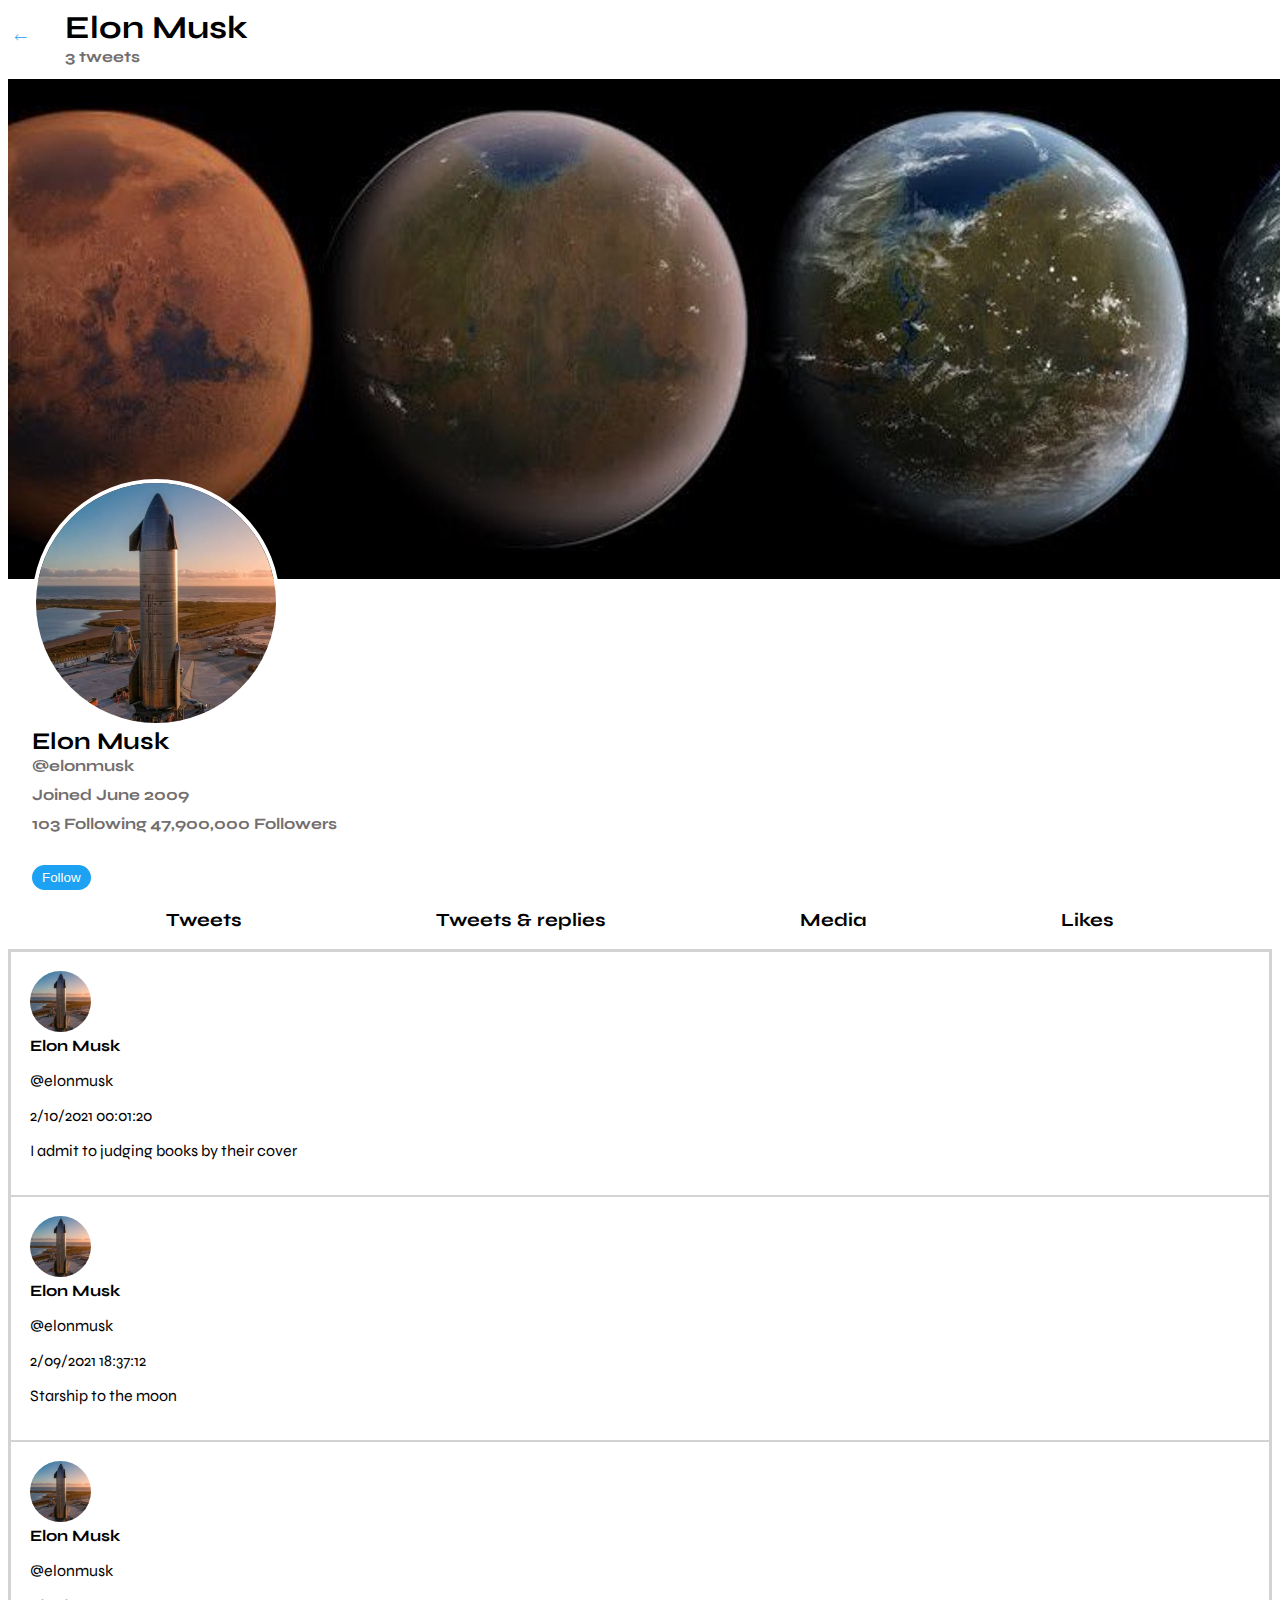
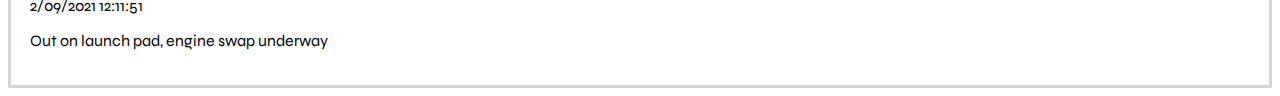
<file: index.html>
<!DOCTYPE html>
<html lang="en">
<head>
  <meta charset="UTF-8">
  <meta name="viewport" content="width=device-width, initial-scale=1.0">
  <title>Twitter</title>
  <link rel="stylesheet" href="styles.css">
  <link rel="preconnect" href="https://fonts.googleapis.com">
  <link rel="preconnect" href="https://fonts.gstatic.com" crossorigin>
  <link href="https://fonts.googleapis.com/css2?family=Syne:wght@400;700&display=swap" rel="stylesheet">
<body>
  <div id="content-container">
    <div id="header-container">
      <!-- Twitter Display Name,
      # of tweets -->
    </div>
    <div id="cover-photo-container">
      <!-- Set wtih background image -->
    </div>
    <div id="profile-details">
      <!-- Avatar pic, Display name, Username, 
      Joined date, following, followers -->
    </div>
    <div id="tabs">
      <h3>Tweets</h3>
      <h3>Tweets & replies</h3>
      <h3>Media</h3>
      <h3>Likes</h3>
    </div>
    <div id="tweets-container">
      <!-- Tweets -->
    </div>
  </div>


  <script src="index.js"></script>
</body>
</html>
</file>
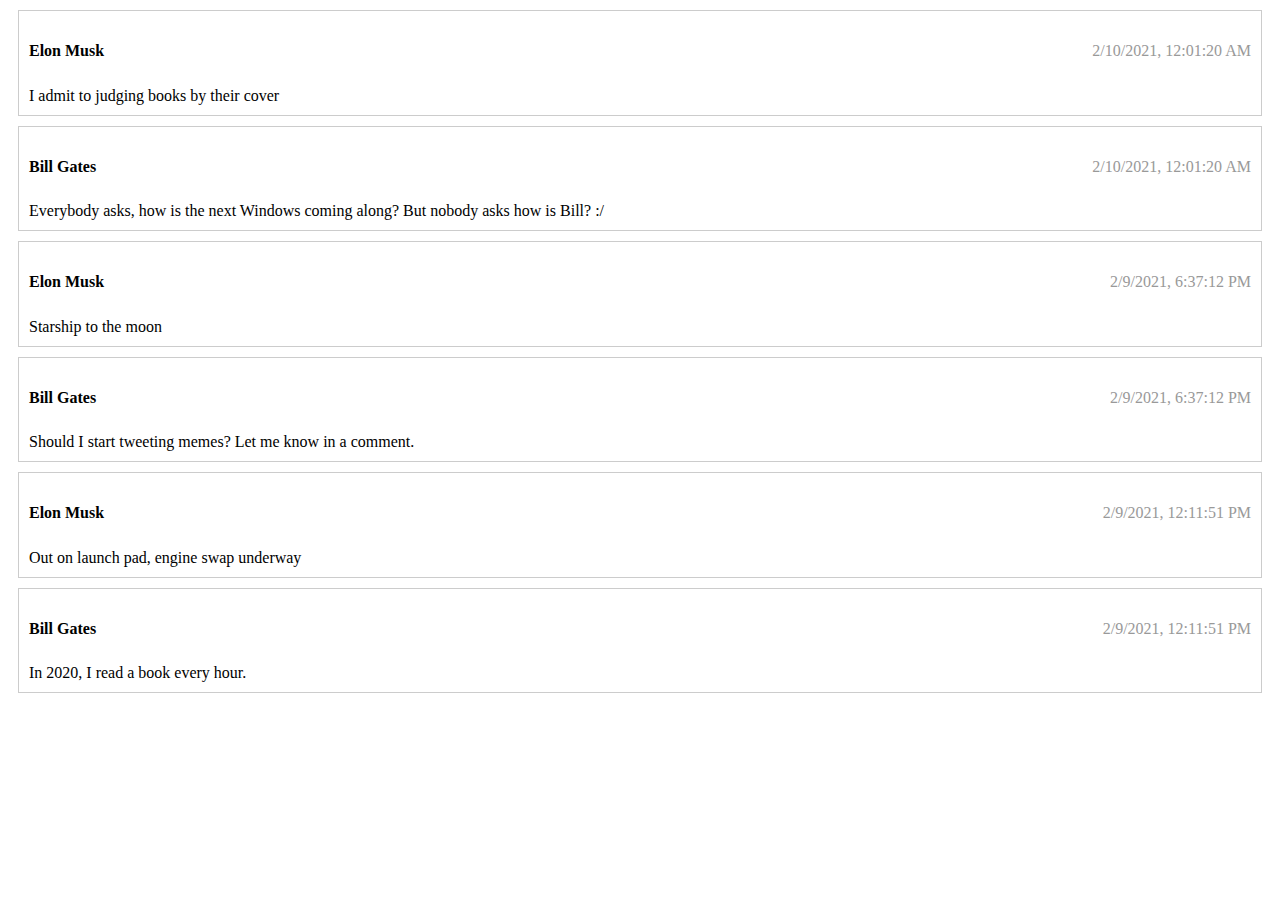
<file: timeline.html>
<!DOCTYPE html>
<html lang="en">
<head>
  <meta charset="UTF-8">
  <meta name="viewport" content="width=device-width, initial-scale=1.0">
  <title>Timeline</title>
  <link rel="stylesheet" href="timeline-styles.css">
</head>
<body>
  <div id="timeline-container" class="tweets-container">
    <!-- Timeline tweets will be inserted here -->
  </div>

  <script src="timelineJs.js"></script>
</body>
</html>
</file>
<file: styles.css>
html {
  min-width: 100%;
  min-height: 100vh;
  font-family: 'Syne', sans-serif;
}
h4 {
  color: rgb(114, 110, 110);
  margin: 0;
}
h4.joinedDate {
  margin: 10px 0;
}
#content-container {
  width: 100%;
}
#header-container {
  display: flex;
  margin-bottom: .8rem;
}
.backBtn {
  border: none;
  background-color: #ffff;
  color: #1d9bf0;
  margin-right: 2rem;
}
#cover-photo-container {
  width: 100%;
  max-height: 400px;
}
#profile-details {
  margin-left: 1.5rem;
}
.userAvatar {
  border-radius: 50%;
  border: 4px solid white;
  height: 15rem;
  display: inline-block;
  vertical-align: top;
}
.displayName {
  font-weight: 700;
  margin: 0 auto;
}
.follow-container {
  color: black;
}
.follow-container > h4 {
  margin: 15px 0;
  display: inline;
}
.follow-btn {
  margin-top: 2rem;
  padding: 5px 10px;
  background-color: #1DA1F2;
  color: white;
  border: none;
  border-radius: 20px;
  cursor: pointer;
}
#tabs {
  width: 75%;
  display: flex;
  justify-content: space-between;
  margin: auto;
}
#tweets-container {
  border: 2px solid lightgray;
}
.tweets {
  padding: 1.5%;
  border: 1px solid lightgrey;
}
.tweets > h4 {
  color: black;
}
.pic-container > img {
  border-radius: 50%;
  width: 5%;
}
</file>
<file: timeline-styles.css>
.timeline-tweet {
  margin: 10px;
  border: 1px solid #ccc;
  padding: 10px;
}

.timeline-userInfo {
  display: flex;
  justify-content: space-between;
  align-items: center;
  margin-bottom: 5px;
}

.tweet-timestamp {
  color: #999;
  font-size: 1rem;
}

.timeline-tweet-content {
  margin: 0;
}
</file>
